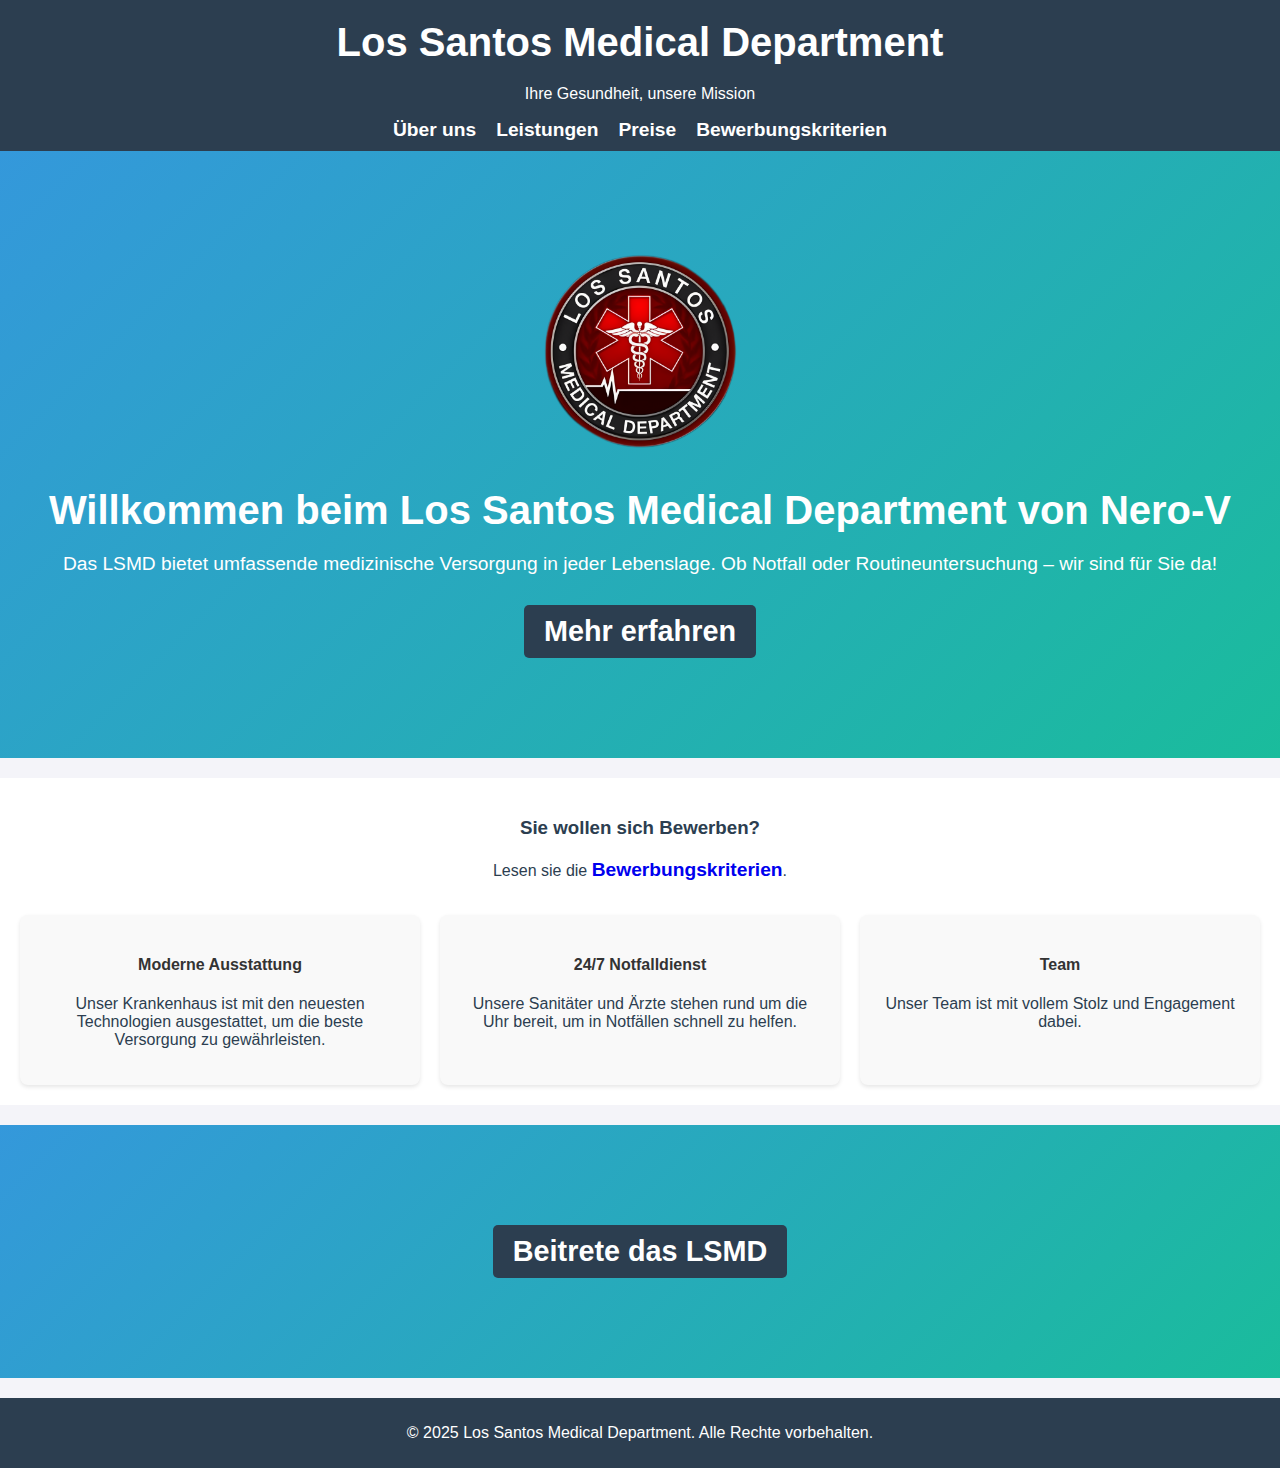
<file: index.html>
<!DOCTYPE html>
<html lang="de">
<head>
    <meta charset="UTF-8">
    <meta name="viewport" content="width=device-width, initial-scale=1.0">
    <title>LSMD</title>
    <link rel="stylesheet" href="styles.css">
    <link rel="icon" type="image/x-icon" href="images/favicon.ico">
    <link rel="icon" href="images/lsmd.svg" type="image/svg+xml">
</head>
<body>
    <header>
        <div class="logo">
            <h1>Los Santos Medical Department</h1>
            <p>Ihre Gesundheit, unsere Mission</p>
        </div>
        <nav>
            <ul>
                <li><a href="ueber-uns.html">Über uns</a></li>
                <li><a href="leistungen.html">Leistungen</a></li>
                <li><a href="preise.html">Preise</a></li>
                <li><a href="bw-kriterien.html">Bewerbungskriterien</a></li>
            </ul>
        </nav>
    </header>
    <main>
        <section class="hero">
            <img src="images/lsmd.svg" width="200">
            <h2>Willkommen beim Los Santos Medical Department von Nero-V</h2>
            <p>Das LSMD bietet umfassende medizinische Versorgung in jeder Lebenslage. Ob Notfall oder Routineuntersuchung – wir sind für Sie da!</p>
            <a href="ueber-uns.html" class="btn">Mehr erfahren</a>
        </section>
        <section class="highlights">
            <h3>Sie wollen sich Bewerben?</h3>
            <p>Lesen sie die <a class="link" href="bw-kriterien.html">Bewerbungskriterien</a>.</p>
            <br>
            <div class="cards">
                <div class="card">
                    <h4>Moderne Ausstattung</h4>
                    <p>Unser Krankenhaus ist mit den neuesten Technologien ausgestattet, um die beste Versorgung zu gewährleisten.</p>
                </div>
                <div class="card">
                    <h4>24/7 Notfalldienst</h4>
                    <p>Unsere Sanitäter und Ärzte stehen rund um die Uhr bereit, um in Notfällen schnell zu helfen.</p>
                </div>
                <div class="card">
                    <h4>Team</h4>
                    <p>Unser Team ist mit vollem Stolz und Engagement dabei.</p>
                </div>
            </div>
        </section>
        <section class="hero">
                <a href="https://discord.gg/R2FeJq3dBM" class="btn">Beitrete das LSMD</a>
        </section>
    </main>
    <footer>
        <p>&copy; 2025 Los Santos Medical Department. Alle Rechte vorbehalten.</p>
    </footer>
</body>
</html>
</file>
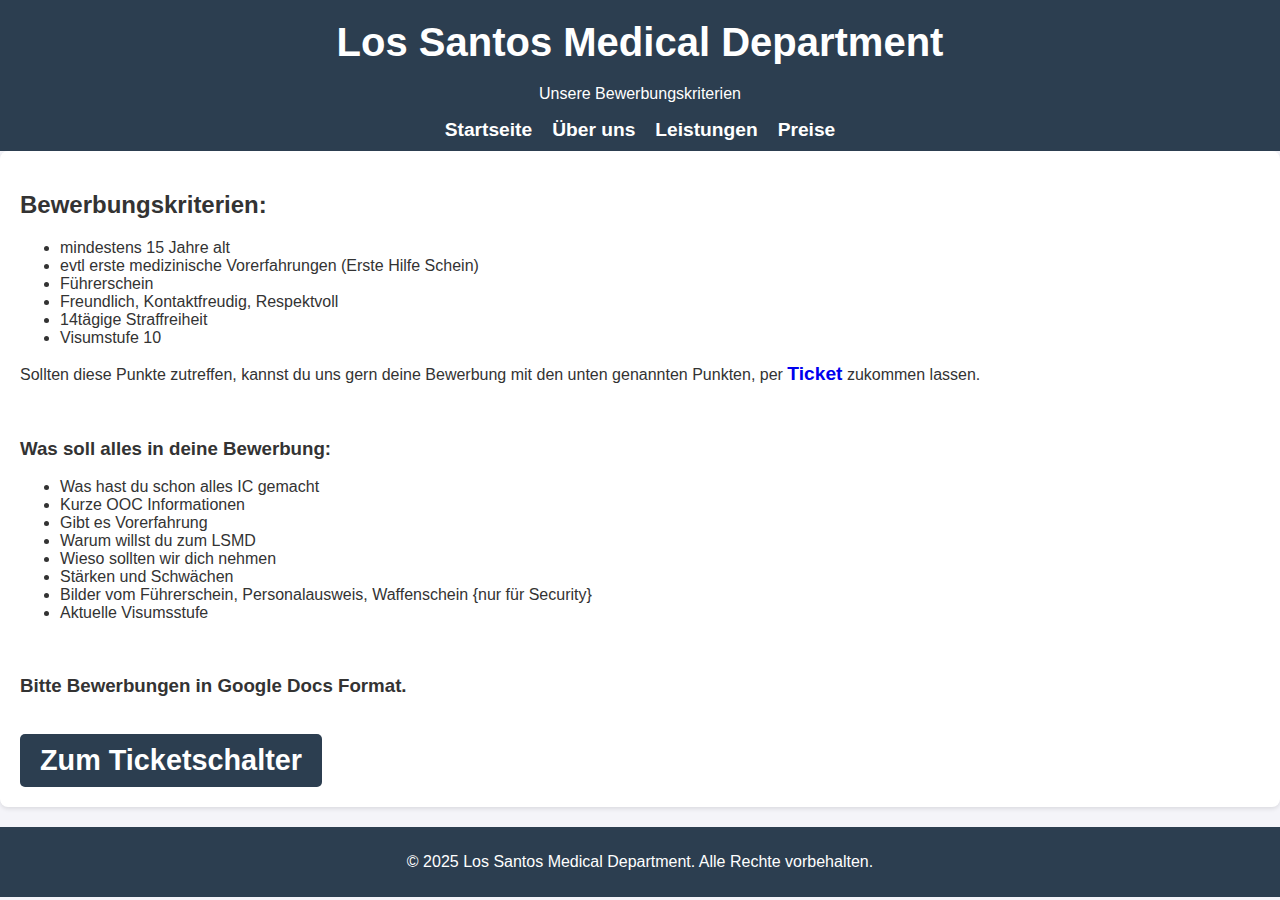
<file: bw-kriterien.html>
<!DOCTYPE html>
<html lang="de">
<head>
    <meta charset="UTF-8">
    <meta name="viewport" content="width=device-width, initial-scale=1.0">
    <title>Bewerbungskriterien - LSMD</title>
    <link rel="stylesheet" href="styles.css">
    <link rel="icon" type="image/x-icon" href="images/favicon.ico">
    <link rel="icon" href="images/lsmd.svg" type="image/svg+xml">
</head>
<body>
    <header>
        <div class="logo">
            <h1>Los Santos Medical Department</h1>
            <p>Unsere Bewerbungskriterien</p>
        </div>
        <nav>
            <ul>
                <li><a href="index.html">Startseite</a></li>
                <li><a href="ueber-uns.html">Über uns</a></li>
                <li><a href="leistungen.html">Leistungen</a></li>
                <li><a href="preise.html">Preise</a></li>
            </ul>
        </nav>
    </header>
    <main>
        <section class="content">
            <h2>Bewerbungskriterien:</h2>
            <ul>
                <li>mindestens 15 Jahre alt</li>       
                <li>evtl erste medizinische Vorerfahrungen (Erste Hilfe Schein)</li>
                <li>Führerschein</li> 
                <li>Freundlich, Kontaktfreudig, Respektvoll</li>
                <li>14tägige Straffreiheit</li> 
                <li>Visumstufe 10</li>
            </ul>
            <p>Sollten diese Punkte zutreffen, kannst du uns gern deine Bewerbung mit den unten genannten Punkten, per <a class="link" href="https://discord.com/channels/1234623483649069118/1311357274417266769">Ticket</a> zukommen lassen.</p>
            <br>
            <h3>Was soll alles in deine Bewerbung:</h3>
            <ul>
               <li>Was hast du schon alles IC gemacht</li>
               <li>Kurze OOC Informationen</li>
               <li>Gibt es Vorerfahrung</li>
               <li>Warum willst du zum LSMD</li>
               <li>Wieso sollten wir dich nehmen</li>
               <li>Stärken und Schwächen</li>
               <li>Bilder vom Führerschein, Personalausweis, Waffenschein {nur für Security}</li>
               <li>Aktuelle Visumsstufe</li>
           </ul>
           <br>
           <h3>Bitte Bewerbungen in Google Docs Format.</h3>
           <br>
           <a class="btn" href="https://discord.com/channels/1234623483649069118/1311357274417266769">Zum Ticketschalter</a>
        </section>
    </main>
    <footer>
        <p>&copy; 2025 Los Santos Medical Department. Alle Rechte vorbehalten.</p>
    </footer>
</body>
</html>
</file>
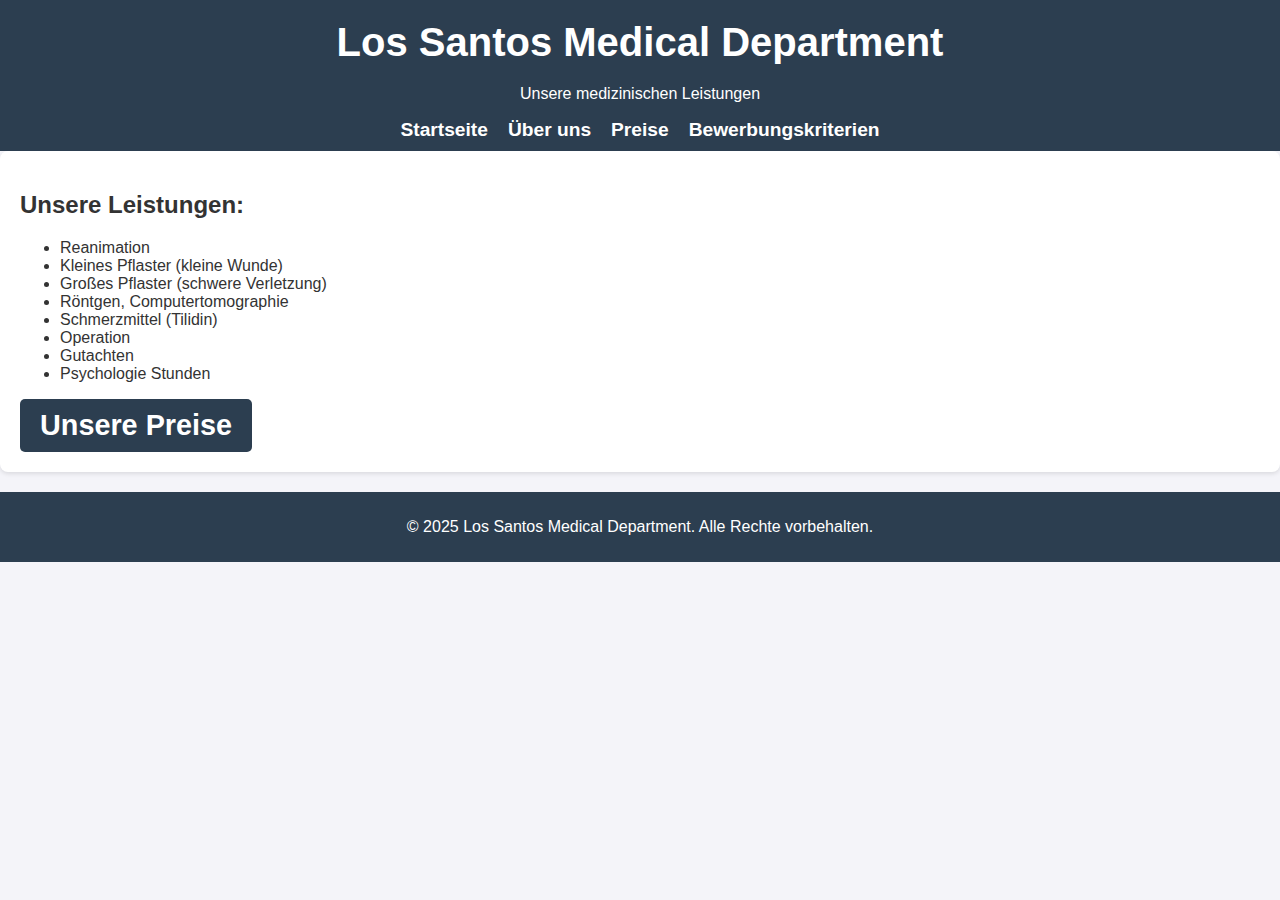
<file: leistungen.html>
<!DOCTYPE html>
<html lang="de">
<head>
    <meta charset="UTF-8">
    <meta name="viewport" content="width=device-width, initial-scale=1.0">
    <title>Leistungen - LSMD</title>
    <link rel="stylesheet" href="styles.css">
    <link rel="icon" type="image/x-icon" href="images/favicon.ico">
    <link rel="icon" href="images/lsmd.svg" type="image/svg+xml">
</head>
<body>
    <header>
        <div class="logo">
            <h1>Los Santos Medical Department</h1>
            <p>Unsere medizinischen Leistungen</p>
        </div>
        <nav>
            <ul>
                <li><a href="index.html">Startseite</a></li>
                <li><a href="ueber-uns.html">Über uns</a></li>
                <li><a href="preise.html">Preise</a></li>
                <li><a href="bw-kriterien.html">Bewerbungskriterien</a></li>
            </ul>
        </nav>
    </header>
    <main>
        <section class="content">
            <h2>Unsere Leistungen:</h2>
            <ul>
                <li>Reanimation</li>
                <li>Kleines Pflaster (kleine Wunde)</li>
                <li>Großes Pflaster (schwere Verletzung)</li>
                <li>Röntgen, Computertomographie</li>
                <li>Schmerzmittel (Tilidin)</li>
                <li>Operation</li>
                <li>Gutachten</li>
                <li>Psychologie Stunden</li>
            </ul>
            <a href="preise.html" class="btn">Unsere Preise</a>
        </section>
    </main>
    <footer>
        <p>&copy; 2025 Los Santos Medical Department. Alle Rechte vorbehalten.</p>
    </footer>
</body>
</html>
</file>
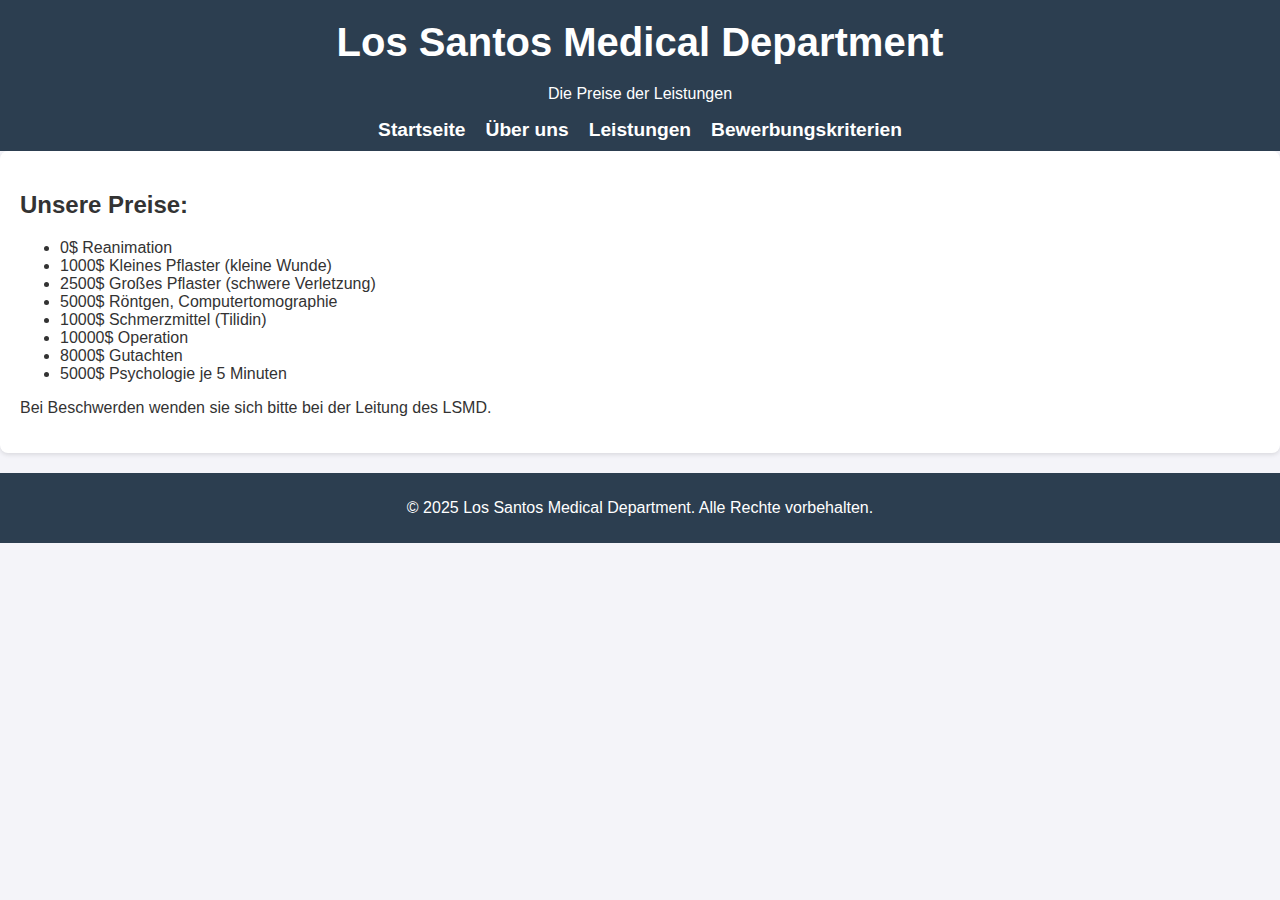
<file: preise.html>
<!DOCTYPE html>
<html lang="de">
<head>
    <meta charset="UTF-8">
    <meta name="viewport" content="width=device-width, initial-scale=1.0">
    <title>Preise - LSMD</title>
    <link rel="stylesheet" href="styles.css">
    <link rel="icon" type="image/x-icon" href="images/favicon.ico">
    <link rel="icon" href="images/lsmd.svg" type="image/svg+xml">
</head>
<body>
    <header>
        <div class="logo">
            <h1>Los Santos Medical Department</h1>
            <p>Die Preise der Leistungen</p>
        </div>
        <nav>
            <ul>
                <li><a href="index.html">Startseite</a></li>
                <li><a href="ueber-uns.html">Über uns</a></li>
                <li><a href="leistungen.html">Leistungen</a></li>
                <li><a href="bw-kriterien.html">Bewerbungskriterien</a></li>
            </ul>
        </nav>
    </header>
    <main>
        <section class="content">
            <h2>Unsere Preise:</h2>
            <ul>
                <li>0$ Reanimation</li>
                <li>1000$ Kleines Pflaster (kleine Wunde)</li>
                <li>2500$ Großes Pflaster (schwere Verletzung)</li>
                <li>5000$ Röntgen, Computertomographie</li>
                <li>1000$ Schmerzmittel (Tilidin)</li>
                <li>10000$ Operation</li>
                <li>8000$ Gutachten</li>
                <li>5000$ Psychologie je 5 Minuten</li>
            </ul>
            <p>Bei Beschwerden wenden sie sich bitte bei der Leitung des LSMD.</p>
        </section>
    </main>
    <footer>
        <p>&copy; 2025 Los Santos Medical Department. Alle Rechte vorbehalten.</p>
    </footer>
</body>
</html>
</file>
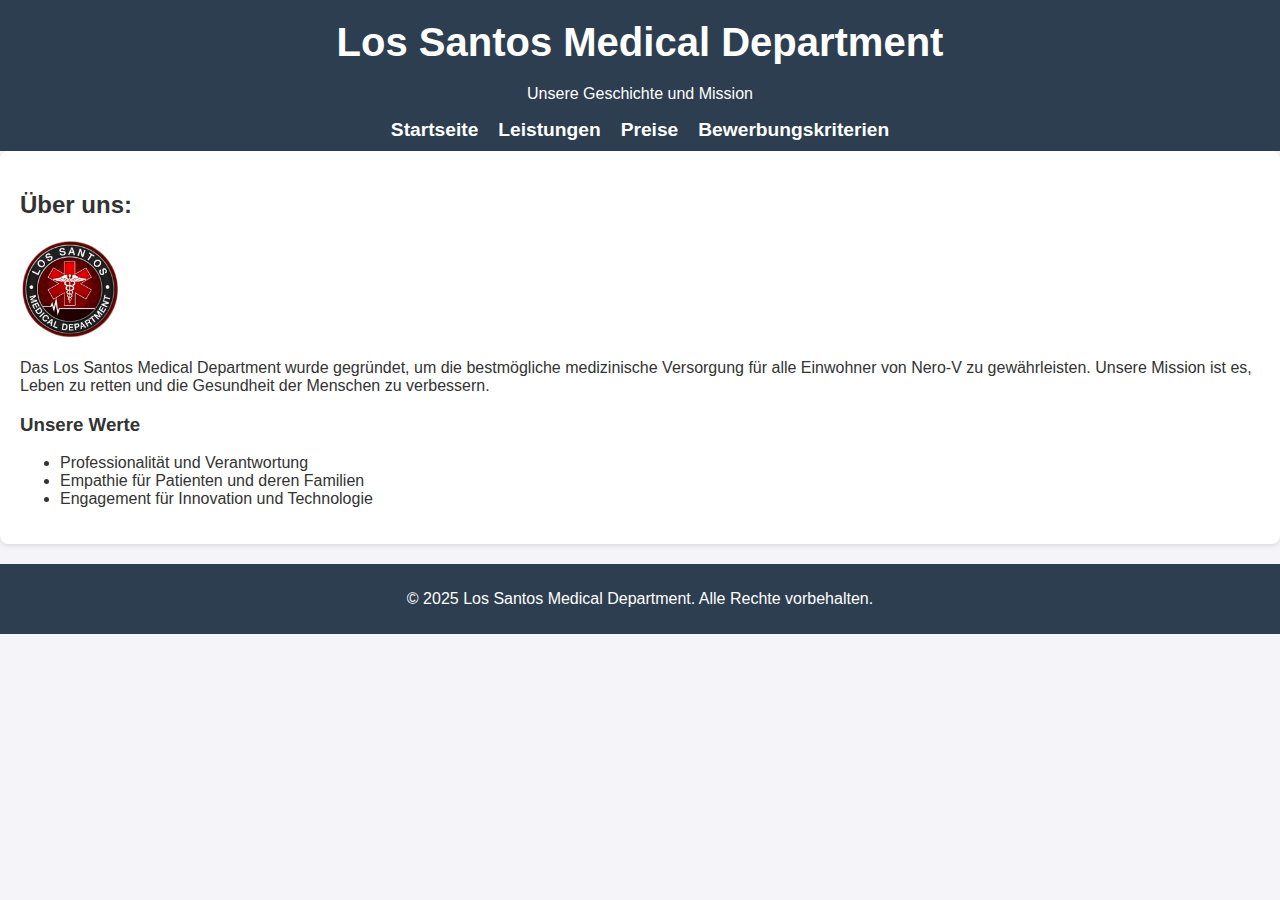
<file: ueber-uns.html>
<!DOCTYPE html>
<html lang="de">
<head>
    <meta charset="UTF-8">
    <meta name="viewport" content="width=device-width, initial-scale=1.0">
    <title>Über uns - LSMD</title>
    <link rel="stylesheet" href="styles.css">
    <link rel="icon" type="image/x-icon" href="images/favicon.ico">
    <link rel="icon" href="images/lsmd.svg" type="image/svg+xml">
</head>
<body>
    <header>
        <div class="logo">
            <h1>Los Santos Medical Department</h1>
            <p>Unsere Geschichte und Mission</p>
        </div>
        <nav>
            <ul>
                <li><a href="index.html">Startseite</a></li>
                <li><a href="leistungen.html">Leistungen</a></li>
                <li><a href="preise.html">Preise</a></li>
                <li><a href="bw-kriterien.html">Bewerbungskriterien</a></li>
            </ul>
        </nav>
    </header>
    <main>
        <section class="content">
            <h2>Über uns:</h2>
            <img src="images/lsmd.svg" width="100">
            <p>Das Los Santos Medical Department wurde gegründet, um die bestmögliche medizinische Versorgung für alle Einwohner von Nero-V zu gewährleisten. Unsere Mission ist es, Leben zu retten und die Gesundheit der Menschen zu verbessern.</p>
            <h3>Unsere Werte</h3>
            <ul>
                <li>Professionalität und Verantwortung</li>
                <li>Empathie für Patienten und deren Familien</li>
                <li>Engagement für Innovation und Technologie</li>
            </ul>
        </section>
    </main>
    <footer>
        <p>&copy; 2025 Los Santos Medical Department. Alle Rechte vorbehalten.</p>
    </footer>
</body>
</html>
</file>
<file: styles.css>
/* Grundstil */
body {
    font-family: Arial, sans-serif;
    margin: 0;
    padding: 0;
    background-color: #f4f4f9;
    color: #333;
    overflow-x: hidden;
}

/* Header */
header {
    background-color: #2c3e50;
    color: #fff;
    padding: 20px 0 10px;
    text-align: center;
    position: relative;
    animation: fadeIn 1s ease-in-out;
}

header .logo h1 {
    margin: 0 0 20px; /* Abstand zwischen Logo und Navigation */
    font-size: 2.5em;
}

nav ul {
    list-style: none;
    margin: 0;
    padding: 0;
    display: flex;
    justify-content: center;
    gap: 20px;
    animation: slideIn 1.5s ease-in-out;
    flex-wrap: wrap;
}

nav ul li {
    display: inline;
}

nav ul li a {
    text-decoration: none;
    color: #fff;
    font-weight: bold;
    font-size: 1.2em;
    transition: color 0.3s ease-in-out;
}

nav ul li a:hover {
    color: #1abc9c;
}

.link {
    text-decoration: none;
    font-weight: bold;
    font-size: 1.2em;
}

.link:hover {
    color: #1abc9c;
}

/* Hero Section */
.hero {
    text-align: center;
    padding: 100px 20px;
    background: linear-gradient(135deg, #3498db, #1abc9c);
    color: #fff;
    animation: fadeIn 2s ease-in-out;
}

.hero h2 {
    font-size: 2.5em;
    margin-bottom: 20px;
}

.hero p {
    font-size: 1.2em;
    margin-bottom: 30px;
}

.btn {
    display: inline-block;
    padding: 10px 20px;
    background-color: #2c3e50;
    color: #fff;
    text-decoration: none;
    font-weight: bold;
    border-radius: 5px;
    transition: background-color 0.3s ease-in-out;
    font-size: 1.8em;
}

.btn:hover {
    background-color: #1abc9c;
}

/* Content */
.content {
    padding: 20px;
    background-color: #fff;
    border-radius: 8px;
    box-shadow: 0 2px 4px rgba(0, 0, 0, 0.1);
    animation: fadeInUp 1.5s ease-in-out;
}

/* Neuer Inhalt wie Highlights und Karten */
.highlights {
    padding: 20px;
    background-color: #fff;
    margin: 20px 0;
}

.highlights h3 {
    text-align: center;
    color: #2c3e50;
    margin-bottom: 20px;
}

.highlights p {
    text-align: center;
    color: #2c3e50;
}

.cards {
    display: flex;
    justify-content: space-between;
    gap: 20px;
    flex-wrap: wrap;
}

.card {
    flex: 1;
    min-width: 250px;
    padding: 20px;
    background-color: #f9f9f9;
    border-radius: 8px;
    box-shadow: 0 2px 4px rgba(0, 0, 0, 0.1);
    text-align: center;
    transition: transform 0.3s ease, box-shadow 0.3s ease;
}

.card:hover {
    transform: scale(1.05);
    box-shadow: 0 4px 8px rgba(0, 0, 0, 0.2);
}

/* Footer */
footer {
    background-color: #2c3e50;
    color: #fff;
    text-align: center;
    padding: 10px 0;
    margin-top: 20px;
    animation: fadeIn 1s ease-in-out;
}

/* Animationen */
@keyframes fadeIn {
    from {
        opacity: 0;
    }
    to {
        opacity: 1;
    }
}

@keyframes slideIn {
    from {
        transform: translateY(-50%);
        opacity: 0;
    }
    to {
        transform: translateY(0);
        opacity: 1;
    }
}

@keyframes fadeInUp {
    from {
        transform: translateY(20px);
        opacity: 0;
    }
    to {
        transform: translateY(0);
        opacity: 1;
    }
}
</file>
